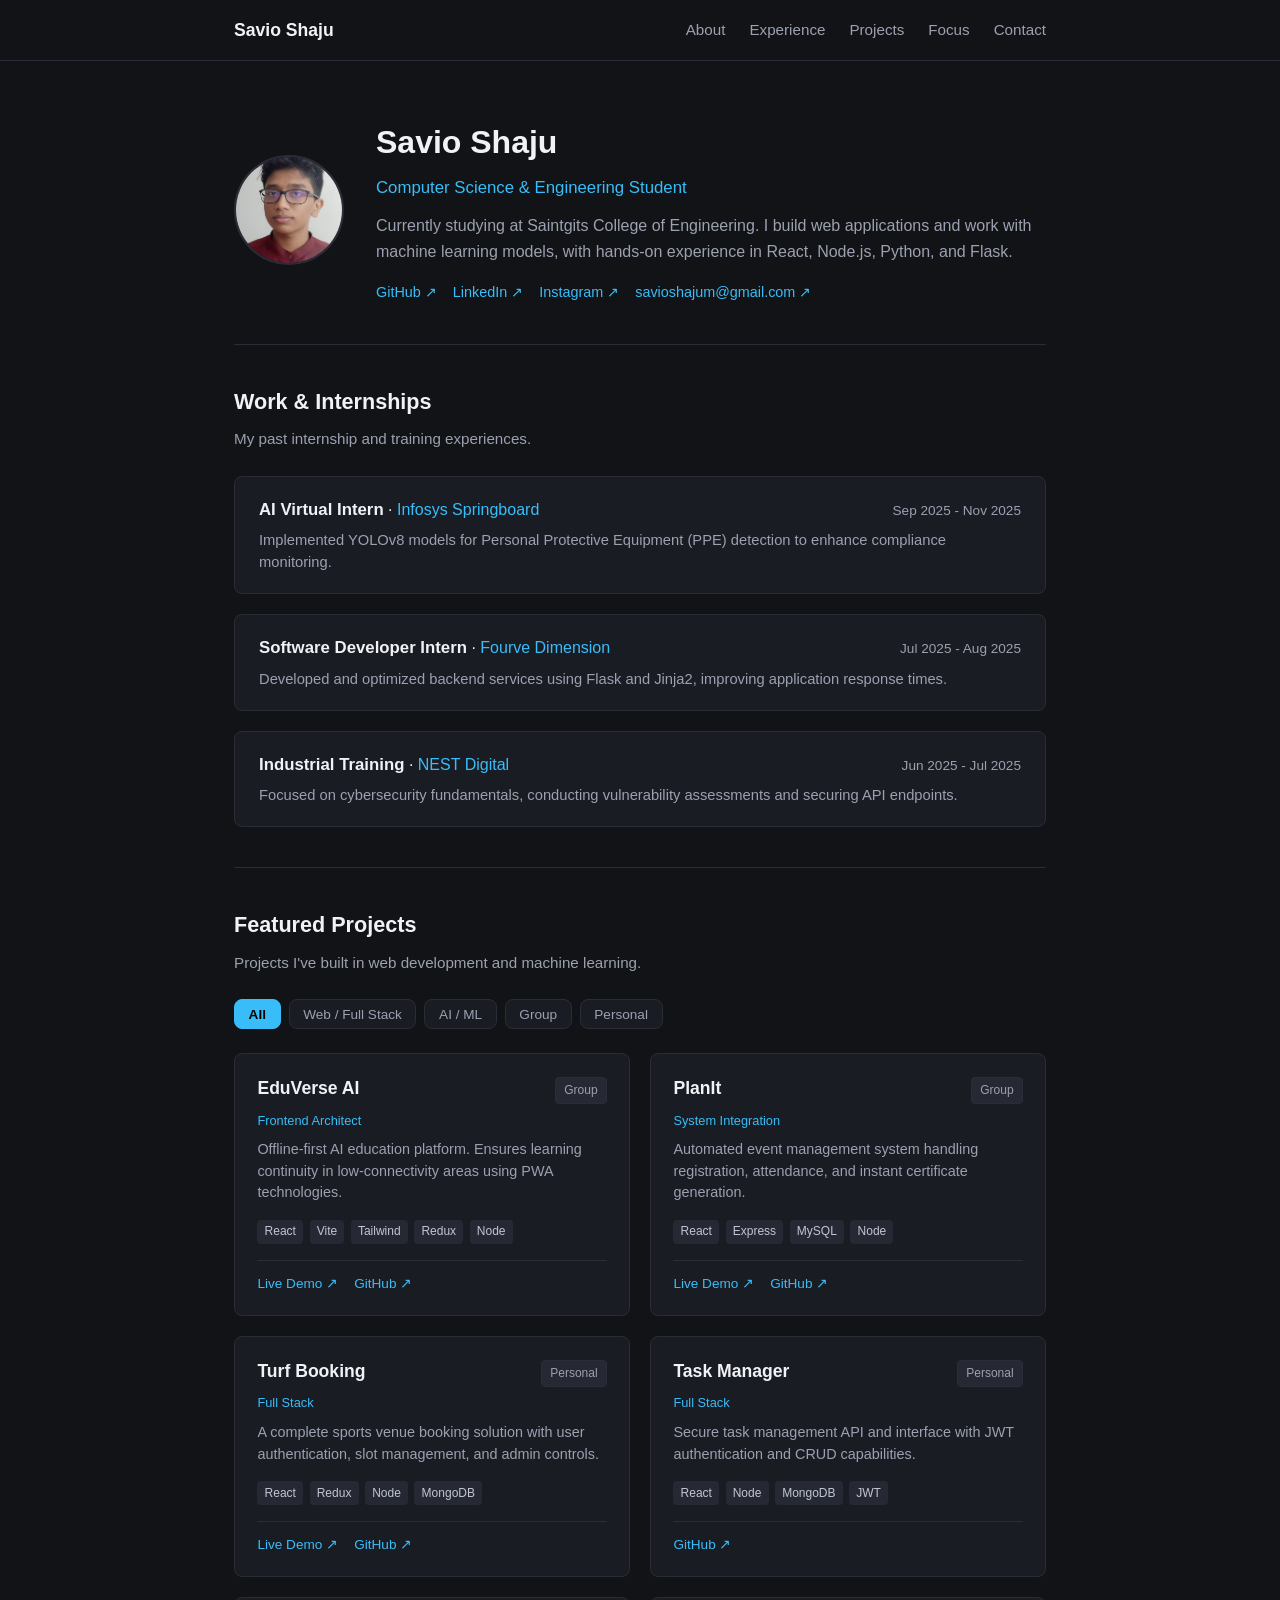
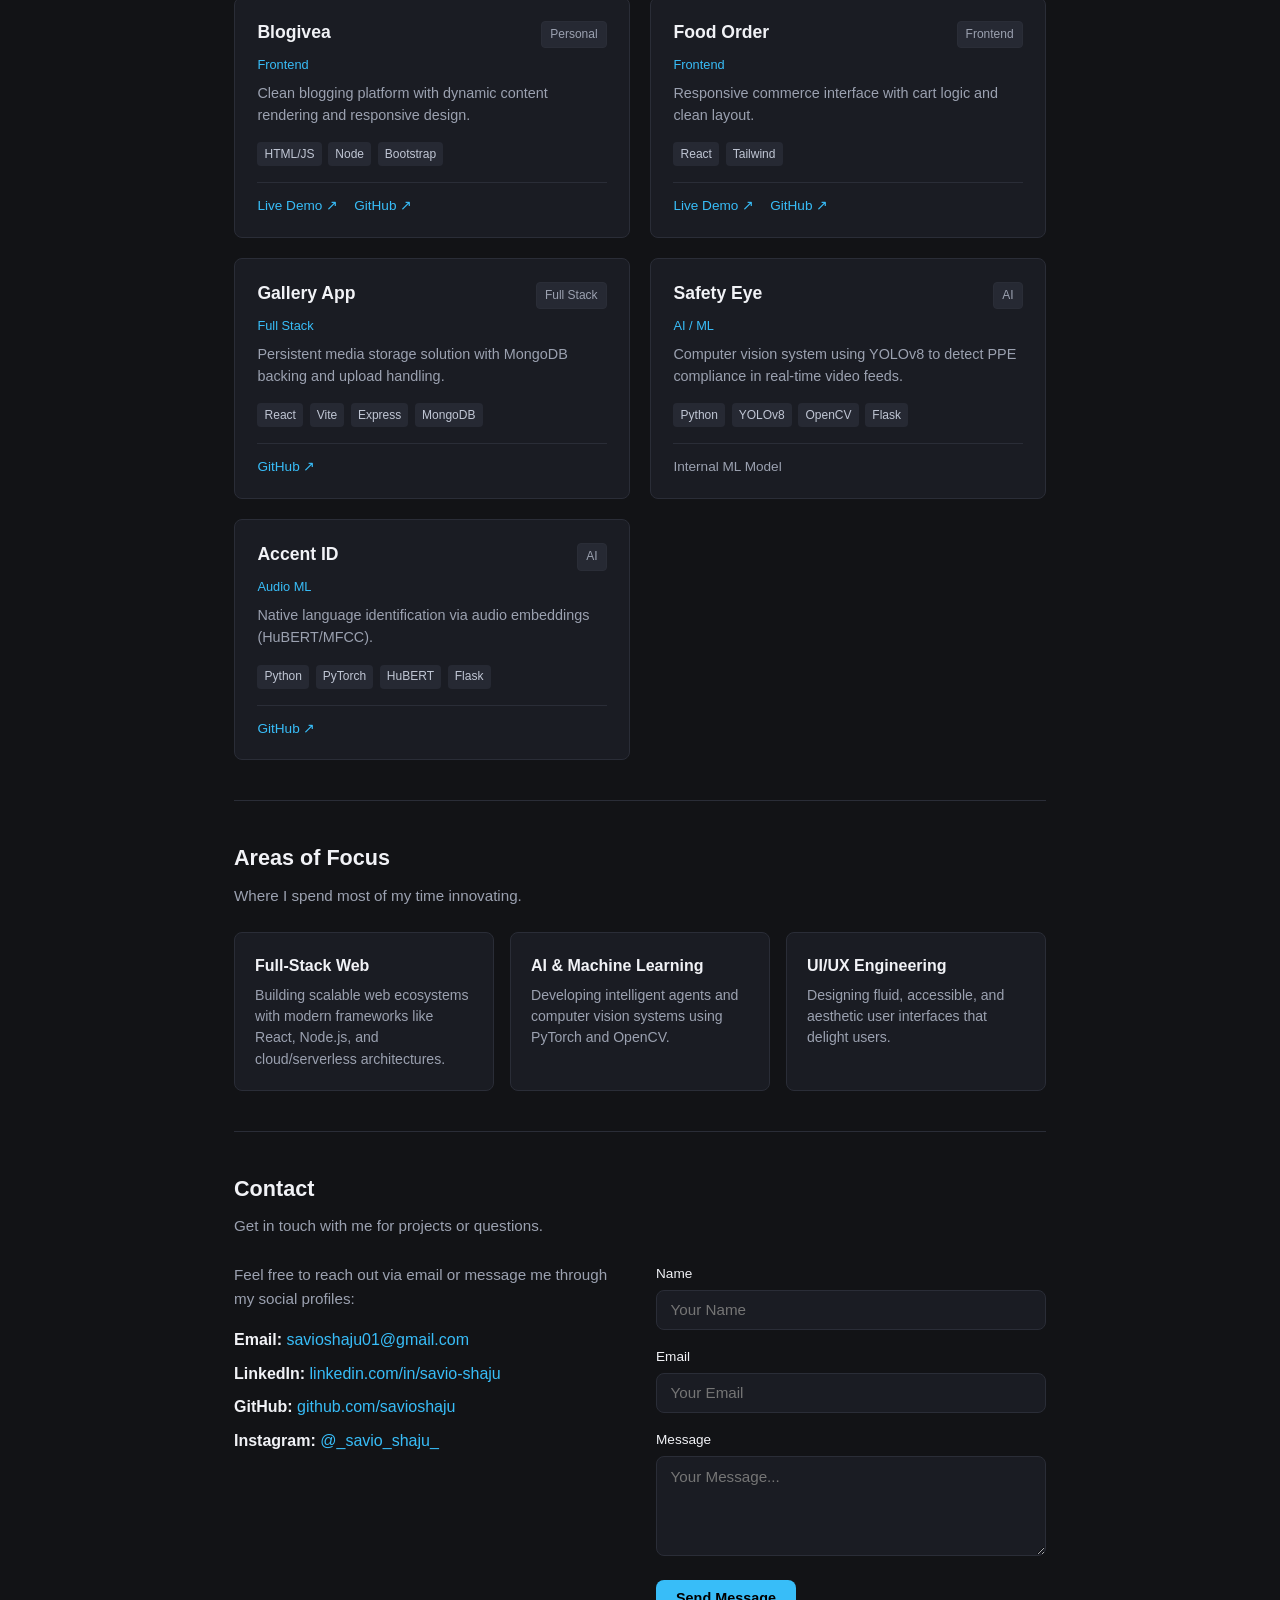
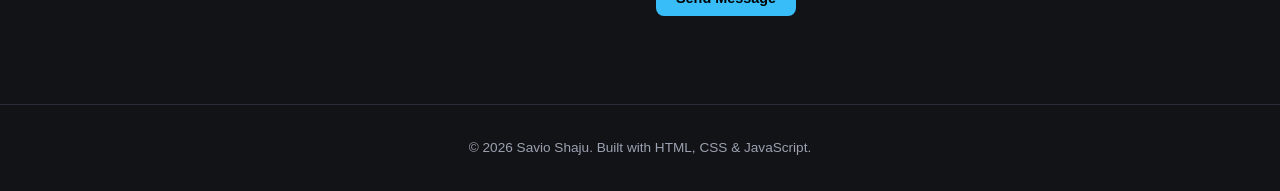
<file: index.html>
<!DOCTYPE html>
<html lang="en">
<head>
    <meta charset="UTF-8">
    <meta name="viewport" content="width=device-width, initial-scale=1.0">
    <title>Savio Shaju | Portfolio</title>
    <meta name="description" content="Personal portfolio of Savio Shaju, Computer Science student and developer.">
    <link rel="shortcut icon" href="assets/images/savio.jpg" type="image/jpeg">
    <link rel="stylesheet" href="css/style.css">
</head>
<body>

    <!-- Simple Navigation -->
    <header class="site-header">
        <div class="container nav-wrap">
            <a href="index.html" class="nav-title">Savio Shaju</a>
            <nav>
                <ul class="nav-links">
                    <li><a href="#about">About</a></li>
                    <li><a href="#experience">Experience</a></li>
                    <li><a href="#projects">Projects</a></li>
                    <li><a href="#focus">Focus</a></li>
                    <li><a href="#contact">Contact</a></li>
                </ul>
            </nav>
        </div>
    </header>

    <main class="container">
        <!-- Hero / Intro -->
        <section class="hero" id="about">
            <div class="hero-profile">
                <img src="assets/images/savio.jpg" alt="Savio Shaju" class="hero-avatar">
                <div class="hero-bio">
                    <h1>Savio Shaju</h1>
                    <p class="hero-subtitle">Computer Science & Engineering Student</p>
                    <p class="hero-text">
                        Currently studying at Saintgits College of Engineering. I build web applications and work with machine learning models, with hands-on experience in React, Node.js, Python, and Flask.
                    </p>
                    <div class="social-links">
                        <a href="https://github.com/savioshaju" target="_blank" rel="noopener noreferrer">GitHub ↗</a>
                        <a href="https://www.linkedin.com/in/savio-shaju-81058528a/" target="_blank" rel="noopener noreferrer">LinkedIn ↗</a>
                        <a href="https://www.instagram.com/_savio_shaju_?igsh=MTJmYnRza2M5eXIyMg==" target="_blank" rel="noopener noreferrer">Instagram ↗</a>
                        <a href="mailto:savioshajum@gmail.com">savioshajum@gmail.com ↗</a>
                    </div>
                </div>
            </div>
        </section>

        <!-- Experience -->
        <section class="page-section" id="experience">
            <h2 class="section-title">Work & Internships</h2>
            <p class="section-desc">My past internship and training experiences.</p>

            <div class="experience-list">
                <div class="experience-card">
                    <div class="experience-header">
                        <div>
                            <span class="experience-role">AI Virtual Intern</span> · 
                            <span class="experience-company">Infosys Springboard</span>
                        </div>
                        <span class="experience-period">Sep 2025 - Nov 2025</span>
                    </div>
                    <p class="experience-desc">
                        Implemented YOLOv8 models for Personal Protective Equipment (PPE) detection to enhance compliance monitoring.
                    </p>
                </div>

                <div class="experience-card">
                    <div class="experience-header">
                        <div>
                            <span class="experience-role">Software Developer Intern</span> · 
                            <span class="experience-company">Fourve Dimension</span>
                        </div>
                        <span class="experience-period">Jul 2025 - Aug 2025</span>
                    </div>
                    <p class="experience-desc">
                        Developed and optimized backend services using Flask and Jinja2, improving application response times.
                    </p>
                </div>

                <div class="experience-card">
                    <div class="experience-header">
                        <div>
                            <span class="experience-role">Industrial Training</span> · 
                            <span class="experience-company">NEST Digital</span>
                        </div>
                        <span class="experience-period">Jun 2025 - Jul 2025</span>
                    </div>
                    <p class="experience-desc">
                        Focused on cybersecurity fundamentals, conducting vulnerability assessments and securing API endpoints.
                    </p>
                </div>
            </div>
        </section>

        <!-- Projects -->
        <section class="page-section" id="projects">
            <h2 class="section-title">Featured Projects</h2>
            <p class="section-desc">Projects I've built in web development and machine learning.</p>

            <!-- Filters -->
            <div class="project-filters">
                <button class="filter-btn active" data-filter="all">All</button>
                <button class="filter-btn" data-filter="fullstack">Web / Full Stack</button>
                <button class="filter-btn" data-filter="ai">AI / ML</button>
                <button class="filter-btn" data-filter="group">Group</button>
                <button class="filter-btn" data-filter="personal">Personal</button>
            </div>

            <!-- Project Cards Grid -->
            <div class="projects-grid">
                <!-- EduVerse AI -->
                <div class="project-card" data-category="Full Stack" data-role="Frontend Architect" data-type="Group">
                    <div class="project-card-top">
                        <h3 class="project-name">EduVerse AI</h3>
                        <span class="project-tag">Group</span>
                    </div>
                    <p class="project-role-text">Frontend Architect</p>
                    <p class="project-description">
                        Offline-first AI education platform. Ensures learning continuity in low-connectivity areas using PWA technologies.
                    </p>
                    <div class="project-stack">
                        <span class="stack-item">React</span>
                        <span class="stack-item">Vite</span>
                        <span class="stack-item">Tailwind</span>
                        <span class="stack-item">Redux</span>
                        <span class="stack-item">Node</span>
                    </div>
                    <div class="project-links">
                        <a href="https://eduverse-a60j.onrender.com/" target="_blank" rel="noopener noreferrer">Live Demo ↗</a>
                        <a href="https://github.com/rishikesh-babu/EduVerse.git" target="_blank" rel="noopener noreferrer">GitHub ↗</a>
                    </div>
                </div>

                <!-- PlanIt -->
                <div class="project-card" data-category="Full Stack" data-role="System Integration" data-type="Group">
                    <div class="project-card-top">
                        <h3 class="project-name">PlanIt</h3>
                        <span class="project-tag">Group</span>
                    </div>
                    <p class="project-role-text">System Integration</p>
                    <p class="project-description">
                        Automated event management system handling registration, attendance, and instant certificate generation.
                    </p>
                    <div class="project-stack">
                        <span class="stack-item">React</span>
                        <span class="stack-item">Express</span>
                        <span class="stack-item">MySQL</span>
                        <span class="stack-item">Node</span>
                    </div>
                    <div class="project-links">
                        <a href="https://planit-adir.onrender.com/" target="_blank" rel="noopener noreferrer">Live Demo ↗</a>
                        <a href="https://github.com/rishikesh-babu/PlanIt.git" target="_blank" rel="noopener noreferrer">GitHub ↗</a>
                    </div>
                </div>

                <!-- Turf Booking -->
                <div class="project-card" data-category="Full Stack" data-role="Full Stack" data-type="Personal">
                    <div class="project-card-top">
                        <h3 class="project-name">Turf Booking</h3>
                        <span class="project-tag">Personal</span>
                    </div>
                    <p class="project-role-text">Full Stack</p>
                    <p class="project-description">
                        A complete sports venue booking solution with user authentication, slot management, and admin controls.
                    </p>
                    <div class="project-stack">
                        <span class="stack-item">React</span>
                        <span class="stack-item">Redux</span>
                        <span class="stack-item">Node</span>
                        <span class="stack-item">MongoDB</span>
                    </div>
                    <div class="project-links">
                        <a href="https://turf-booking-website-vmb4.vercel.app/" target="_blank" rel="noopener noreferrer">Live Demo ↗</a>
                        <a href="https://github.com/savioshaju/Turf-Booking-Website.git" target="_blank" rel="noopener noreferrer">GitHub ↗</a>
                    </div>
                </div>

                <!-- Task Manager -->
                <div class="project-card" data-category="Full Stack" data-role="Full Stack" data-type="Personal">
                    <div class="project-card-top">
                        <h3 class="project-name">Task Manager</h3>
                        <span class="project-tag">Personal</span>
                    </div>
                    <p class="project-role-text">Full Stack</p>
                    <p class="project-description">
                        Secure task management API and interface with JWT authentication and CRUD capabilities.
                    </p>
                    <div class="project-stack">
                        <span class="stack-item">React</span>
                        <span class="stack-item">Node</span>
                        <span class="stack-item">MongoDB</span>
                        <span class="stack-item">JWT</span>
                    </div>
                    <div class="project-links">
                        <a href="https://github.com/savioshaju/TASK-MANAGER.git" target="_blank" rel="noopener noreferrer">GitHub ↗</a>
                    </div>
                </div>

                <!-- Blogivea -->
                <div class="project-card" data-category="Frontend" data-role="Frontend" data-type="Personal">
                    <div class="project-card-top">
                        <h3 class="project-name">Blogivea</h3>
                        <span class="project-tag">Personal</span>
                    </div>
                    <p class="project-role-text">Frontend</p>
                    <p class="project-description">
                        Clean blogging platform with dynamic content rendering and responsive design.
                    </p>
                    <div class="project-stack">
                        <span class="stack-item">HTML/JS</span>
                        <span class="stack-item">Node</span>
                        <span class="stack-item">Bootstrap</span>
                    </div>
                    <div class="project-links">
                        <a href="https://savioshaju.github.io/Blogivea/" target="_blank" rel="noopener noreferrer">Live Demo ↗</a>
                        <a href="https://github.com/savioshaju/Blogivea.git" target="_blank" rel="noopener noreferrer">GitHub ↗</a>
                    </div>
                </div>

                <!-- Food Order -->
                <div class="project-card" data-category="Frontend" data-role="Frontend" data-type="Personal">
                    <div class="project-card-top">
                        <h3 class="project-name">Food Order</h3>
                        <span class="project-tag">Frontend</span>
                    </div>
                    <p class="project-role-text">Frontend</p>
                    <p class="project-description">
                        Responsive commerce interface with cart logic and clean layout.
                    </p>
                    <div class="project-stack">
                        <span class="stack-item">React</span>
                        <span class="stack-item">Tailwind</span>
                    </div>
                    <div class="project-links">
                        <a href="https://food-order-website-swart.vercel.app/" target="_blank" rel="noopener noreferrer">Live Demo ↗</a>
                        <a href="https://github.com/savioshaju/Food_order_website.git" target="_blank" rel="noopener noreferrer">GitHub ↗</a>
                    </div>
                </div>

                <!-- Gallery App -->
                <div class="project-card" data-category="Full Stack" data-role="Full Stack" data-type="Personal">
                    <div class="project-card-top">
                        <h3 class="project-name">Gallery App</h3>
                        <span class="project-tag">Full Stack</span>
                    </div>
                    <p class="project-role-text">Full Stack</p>
                    <p class="project-description">
                        Persistent media storage solution with MongoDB backing and upload handling.
                    </p>
                    <div class="project-stack">
                        <span class="stack-item">React</span>
                        <span class="stack-item">Vite</span>
                        <span class="stack-item">Express</span>
                        <span class="stack-item">MongoDB</span>
                    </div>
                    <div class="project-links">
                        <a href="https://github.com/savioshaju/Gallery-Fourve-Internship.git" target="_blank" rel="noopener noreferrer">GitHub ↗</a>
                    </div>
                </div>

                <!-- Safety Eye -->
                <div class="project-card" data-category="AI" data-role="AI / ML" data-type="AI">
                    <div class="project-card-top">
                        <h3 class="project-name">Safety Eye</h3>
                        <span class="project-tag">AI</span>
                    </div>
                    <p class="project-role-text">AI / ML</p>
                    <p class="project-description">
                        Computer vision system using YOLOv8 to detect PPE compliance in real-time video feeds.
                    </p>
                    <div class="project-stack">
                        <span class="stack-item">Python</span>
                        <span class="stack-item">YOLOv8</span>
                        <span class="stack-item">OpenCV</span>
                        <span class="stack-item">Flask</span>
                    </div>
                    <div class="project-links">
                        <span style="color: var(--text-muted); font-size: 0.85rem;">Internal ML Model</span>
                    </div>
                </div>

                <!-- Accent ID -->
                <div class="project-card" data-category="AI" data-role="Audio ML" data-type="AI">
                    <div class="project-card-top">
                        <h3 class="project-name">Accent ID</h3>
                        <span class="project-tag">AI</span>
                    </div>
                    <p class="project-role-text">Audio ML</p>
                    <p class="project-description">
                        Native language identification via audio embeddings (HuBERT/MFCC).
                    </p>
                    <div class="project-stack">
                        <span class="stack-item">Python</span>
                        <span class="stack-item">PyTorch</span>
                        <span class="stack-item">HuBERT</span>
                        <span class="stack-item">Flask</span>
                    </div>
                    <div class="project-links">
                        <a href="https://github.com/savioshaju/IIIT-H-.git" target="_blank" rel="noopener noreferrer">GitHub ↗</a>
                    </div>
                </div>
            </div>
        </section>

        <!-- Areas of Focus / Interests -->
        <section class="page-section" id="focus">
            <h2 class="section-title">Areas of Focus</h2>
            <p class="section-desc">Where I spend most of my time innovating.</p>

            <div class="focus-grid">
                <div class="focus-card">
                    <h3>Full-Stack Web</h3>
                    <p>Building scalable web ecosystems with modern frameworks like React, Node.js, and cloud/serverless architectures.</p>
                </div>
                <div class="focus-card">
                    <h3>AI & Machine Learning</h3>
                    <p>Developing intelligent agents and computer vision systems using PyTorch and OpenCV.</p>
                </div>
                <div class="focus-card">
                    <h3>UI/UX Engineering</h3>
                    <p>Designing fluid, accessible, and aesthetic user interfaces that delight users.</p>
                </div>
            </div>
        </section>

        <!-- Contact Section -->
        <section class="page-section" id="contact">
            <h2 class="section-title">Contact</h2>
            <p class="section-desc">Get in touch with me for projects or questions.</p>

            <div class="contact-layout">
                <div class="contact-info">
                    <p>Feel free to reach out via email or message me through my social profiles:</p>
                    <ul>
                        <li><strong>Email:</strong> <a href="mailto:savioshaju01@gmail.com">savioshaju01@gmail.com</a></li>
                        <li><strong>LinkedIn:</strong> <a href="https://www.linkedin.com/in/savio-shaju-81058528a/" target="_blank" rel="noopener noreferrer">linkedin.com/in/savio-shaju</a></li>
                        <li><strong>GitHub:</strong> <a href="https://github.com/savioshaju" target="_blank" rel="noopener noreferrer">github.com/savioshaju</a></li>
                        <li><strong>Instagram:</strong> <a href="https://www.instagram.com/_savio_shaju_?igsh=MTJmYnRza2M5eXIyMg==" target="_blank" rel="noopener noreferrer">@_savio_shaju_</a></li>
                    </ul>
                </div>

                <div>
                    <div id="form-alert" class="form-alert">
                        Thank you! Your message has been sent.
                    </div>
                    <form id="contact-form" class="contact-form">
                        <div class="form-group">
                            <label for="name">Name</label>
                            <input type="text" id="name" name="name" placeholder="Your Name" required>
                        </div>
                        <div class="form-group">
                            <label for="email">Email</label>
                            <input type="email" id="email" name="email" placeholder="Your Email" required>
                        </div>
                        <div class="form-group">
                            <label for="message">Message</label>
                            <textarea id="message" name="message" placeholder="Your Message..." required></textarea>
                        </div>
                        <button type="submit" class="btn-submit">Send Message</button>
                    </form>
                </div>
            </div>
        </section>
    </main>

    <!-- Simple Footer -->
    <footer class="site-footer">
        <div class="container">
            <p>&copy; <span id="year">2026</span> Savio Shaju. Built with HTML, CSS & JavaScript.</p>
        </div>
    </footer>

    <!-- Clean, simple JS -->
    <script src="js/main.js"></script>
</body>
</html>
</file>
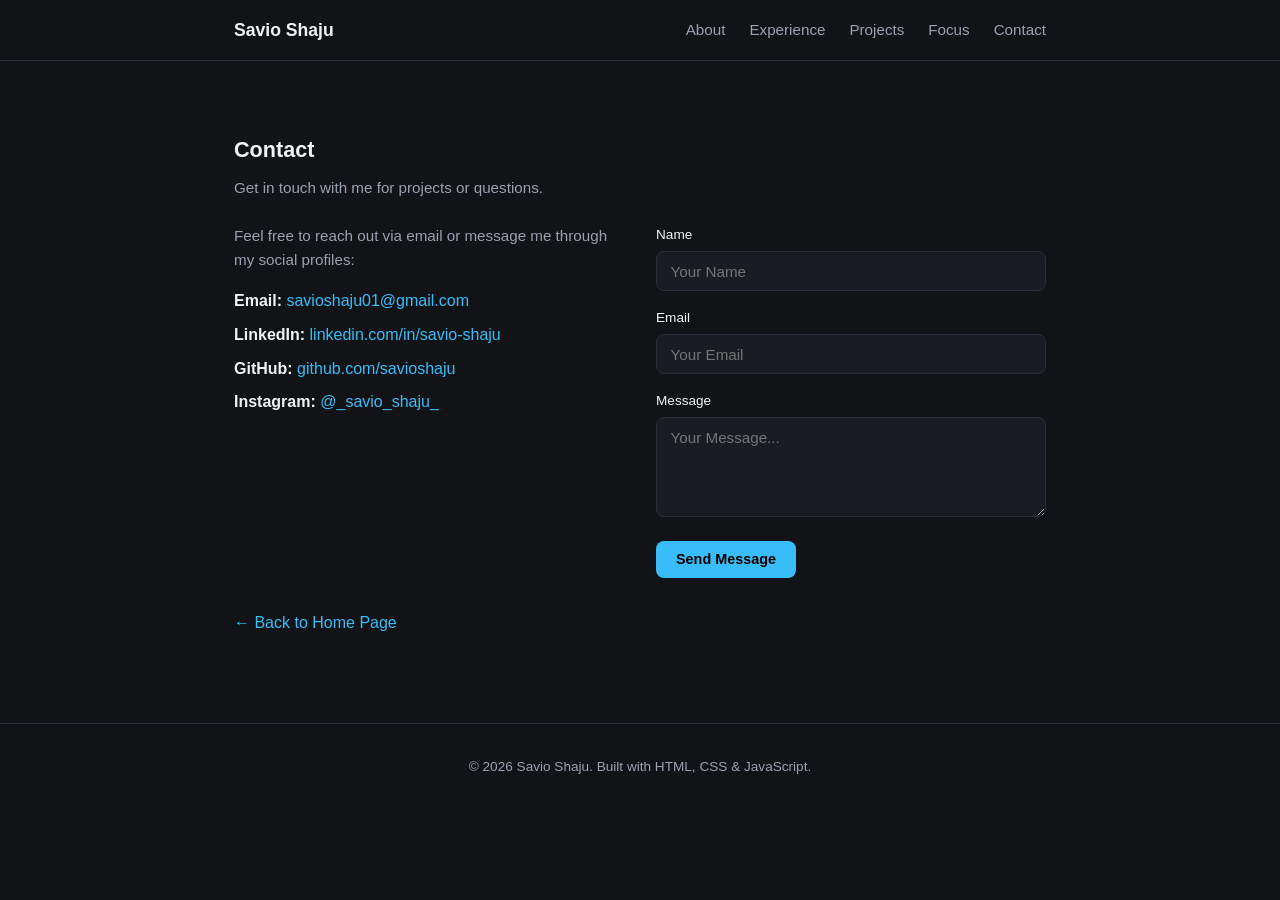
<file: Contact.html>
<!DOCTYPE html>
<html lang="en">
<head>
    <meta charset="UTF-8">
    <meta name="viewport" content="width=device-width, initial-scale=1.0">
    <title>Contact | Savio Shaju</title>
    <link rel="shortcut icon" href="assets/images/savio.jpg" type="image/jpeg">
    <link rel="stylesheet" href="css/style.css">
</head>
<body>

    <header class="site-header">
        <div class="container nav-wrap">
            <a href="index.html" class="nav-title">Savio Shaju</a>
            <nav>
                <ul class="nav-links">
                    <li><a href="index.html#about">About</a></li>
                    <li><a href="index.html#experience">Experience</a></li>
                    <li><a href="Projects.html">Projects</a></li>
                    <li><a href="index.html#focus">Focus</a></li>
                    <li><a href="Contact.html">Contact</a></li>
                </ul>
            </nav>
        </div>
    </header>

    <main class="container" style="padding-top: 2rem;">
        <section class="page-section" style="border-top: none;">
            <h1 class="section-title">Contact</h1>
            <p class="section-desc">Get in touch with me for projects or questions.</p>

            <div class="contact-layout">
                <div class="contact-info">
                    <p>Feel free to reach out via email or message me through my social profiles:</p>
                    <ul>
                        <li><strong>Email:</strong> <a href="mailto:savioshaju01@gmail.com">savioshaju01@gmail.com</a></li>
                        <li><strong>LinkedIn:</strong> <a href="https://www.linkedin.com/in/savio-shaju-81058528a/" target="_blank" rel="noopener noreferrer">linkedin.com/in/savio-shaju</a></li>
                        <li><strong>GitHub:</strong> <a href="https://github.com/savioshaju" target="_blank" rel="noopener noreferrer">github.com/savioshaju</a></li>
                        <li><strong>Instagram:</strong> <a href="https://www.instagram.com/_savio_shaju_?igsh=MTJmYnRza2M5eXIyMg==" target="_blank" rel="noopener noreferrer">@_savio_shaju_</a></li>
                    </ul>
                </div>

                <div>
                    <div id="form-alert" class="form-alert">
                        Thank you! Your message has been sent.
                    </div>
                    <form id="contact-form" class="contact-form">
                        <div class="form-group">
                            <label for="name">Name</label>
                            <input type="text" id="name" name="name" placeholder="Your Name" required>
                        </div>
                        <div class="form-group">
                            <label for="email">Email</label>
                            <input type="email" id="email" name="email" placeholder="Your Email" required>
                        </div>
                        <div class="form-group">
                            <label for="message">Message</label>
                            <textarea id="message" name="message" placeholder="Your Message..." required></textarea>
                        </div>
                        <button type="submit" class="btn-submit">Send Message</button>
                    </form>
                </div>
            </div>

            <p style="margin-top: 2rem;"><a href="index.html">← Back to Home Page</a></p>
        </section>
    </main>

    <footer class="site-footer">
        <div class="container">
            <p>&copy; <span id="year">2026</span> Savio Shaju. Built with HTML, CSS & JavaScript.</p>
        </div>
    </footer>

    <script src="js/main.js"></script>
</body>
</html>
</file>
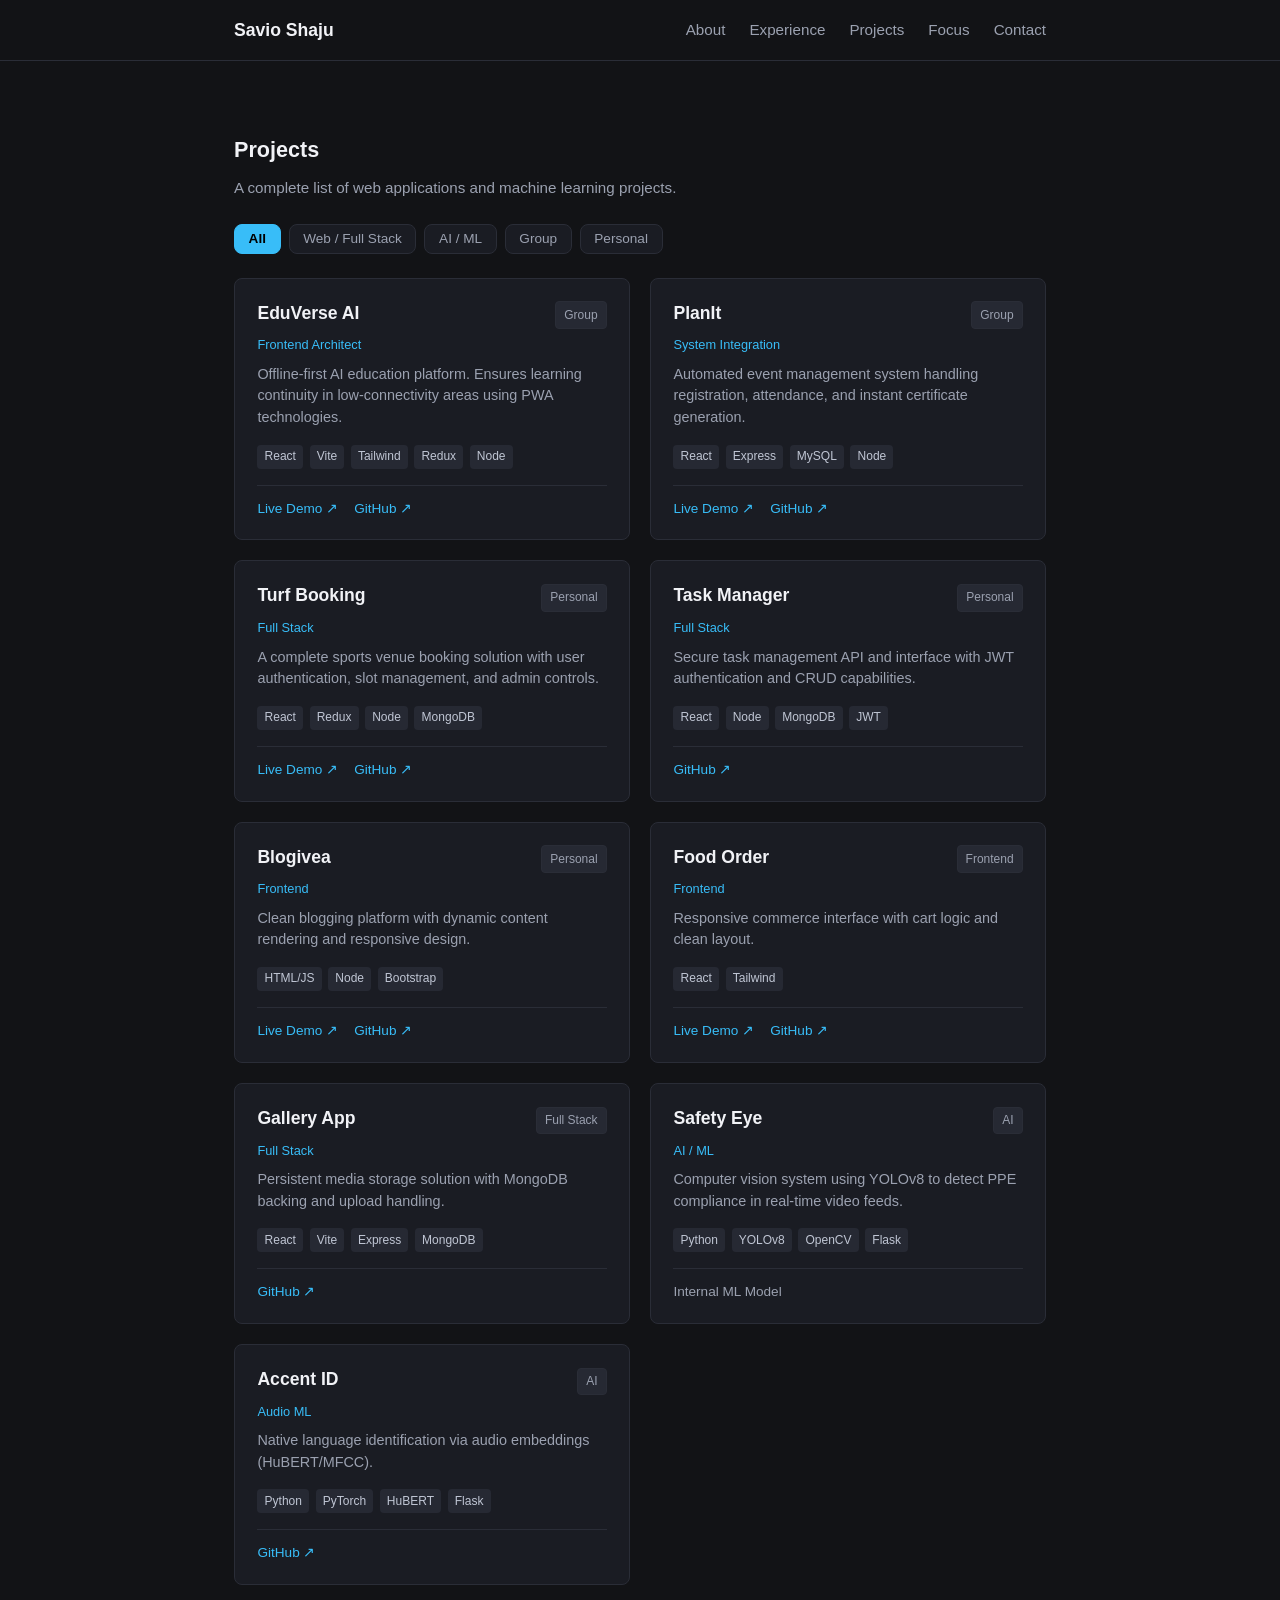
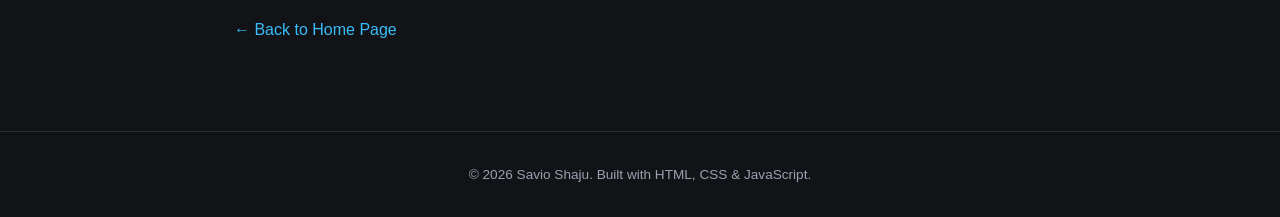
<file: Projects.html>
<!DOCTYPE html>
<html lang="en">
<head>
    <meta charset="UTF-8">
    <meta name="viewport" content="width=device-width, initial-scale=1.0">
    <title>Projects | Savio Shaju</title>
    <link rel="shortcut icon" href="assets/images/savio.jpg" type="image/jpeg">
    <link rel="stylesheet" href="css/style.css">
</head>
<body>

    <header class="site-header">
        <div class="container nav-wrap">
            <a href="index.html" class="nav-title">Savio Shaju</a>
            <nav>
                <ul class="nav-links">
                    <li><a href="index.html#about">About</a></li>
                    <li><a href="index.html#experience">Experience</a></li>
                    <li><a href="index.html#projects">Projects</a></li>
                    <li><a href="index.html#focus">Focus</a></li>
                    <li><a href="index.html#contact">Contact</a></li>
                </ul>
            </nav>
        </div>
    </header>

    <main class="container" style="padding-top: 2rem;">
        <section class="page-section" style="border-top: none;">
            <h1 class="section-title">Projects</h1>
            <p class="section-desc">A complete list of web applications and machine learning projects.</p>

            <div class="project-filters">
                <button class="filter-btn active" data-filter="all">All</button>
                <button class="filter-btn" data-filter="fullstack">Web / Full Stack</button>
                <button class="filter-btn" data-filter="ai">AI / ML</button>
                <button class="filter-btn" data-filter="group">Group</button>
                <button class="filter-btn" data-filter="personal">Personal</button>
            </div>

            <div class="projects-grid">
                <!-- EduVerse AI -->
                <div class="project-card" data-category="Full Stack" data-role="Frontend Architect" data-type="Group">
                    <div class="project-card-top">
                        <h3 class="project-name">EduVerse AI</h3>
                        <span class="project-tag">Group</span>
                    </div>
                    <p class="project-role-text">Frontend Architect</p>
                    <p class="project-description">
                        Offline-first AI education platform. Ensures learning continuity in low-connectivity areas using PWA technologies.
                    </p>
                    <div class="project-stack">
                        <span class="stack-item">React</span>
                        <span class="stack-item">Vite</span>
                        <span class="stack-item">Tailwind</span>
                        <span class="stack-item">Redux</span>
                        <span class="stack-item">Node</span>
                    </div>
                    <div class="project-links">
                        <a href="https://eduverse-a60j.onrender.com/" target="_blank" rel="noopener noreferrer">Live Demo ↗</a>
                        <a href="https://github.com/rishikesh-babu/EduVerse.git" target="_blank" rel="noopener noreferrer">GitHub ↗</a>
                    </div>
                </div>

                <!-- PlanIt -->
                <div class="project-card" data-category="Full Stack" data-role="System Integration" data-type="Group">
                    <div class="project-card-top">
                        <h3 class="project-name">PlanIt</h3>
                        <span class="project-tag">Group</span>
                    </div>
                    <p class="project-role-text">System Integration</p>
                    <p class="project-description">
                        Automated event management system handling registration, attendance, and instant certificate generation.
                    </p>
                    <div class="project-stack">
                        <span class="stack-item">React</span>
                        <span class="stack-item">Express</span>
                        <span class="stack-item">MySQL</span>
                        <span class="stack-item">Node</span>
                    </div>
                    <div class="project-links">
                        <a href="https://planit-adir.onrender.com/" target="_blank" rel="noopener noreferrer">Live Demo ↗</a>
                        <a href="https://github.com/rishikesh-babu/PlanIt.git" target="_blank" rel="noopener noreferrer">GitHub ↗</a>
                    </div>
                </div>

                <!-- Turf Booking -->
                <div class="project-card" data-category="Full Stack" data-role="Full Stack" data-type="Personal">
                    <div class="project-card-top">
                        <h3 class="project-name">Turf Booking</h3>
                        <span class="project-tag">Personal</span>
                    </div>
                    <p class="project-role-text">Full Stack</p>
                    <p class="project-description">
                        A complete sports venue booking solution with user authentication, slot management, and admin controls.
                    </p>
                    <div class="project-stack">
                        <span class="stack-item">React</span>
                        <span class="stack-item">Redux</span>
                        <span class="stack-item">Node</span>
                        <span class="stack-item">MongoDB</span>
                    </div>
                    <div class="project-links">
                        <a href="https://turf-booking-website-vmb4.vercel.app/" target="_blank" rel="noopener noreferrer">Live Demo ↗</a>
                        <a href="https://github.com/savioshaju/Turf-Booking-Website.git" target="_blank" rel="noopener noreferrer">GitHub ↗</a>
                    </div>
                </div>

                <!-- Task Manager -->
                <div class="project-card" data-category="Full Stack" data-role="Full Stack" data-type="Personal">
                    <div class="project-card-top">
                        <h3 class="project-name">Task Manager</h3>
                        <span class="project-tag">Personal</span>
                    </div>
                    <p class="project-role-text">Full Stack</p>
                    <p class="project-description">
                        Secure task management API and interface with JWT authentication and CRUD capabilities.
                    </p>
                    <div class="project-stack">
                        <span class="stack-item">React</span>
                        <span class="stack-item">Node</span>
                        <span class="stack-item">MongoDB</span>
                        <span class="stack-item">JWT</span>
                    </div>
                    <div class="project-links">
                        <a href="https://github.com/savioshaju/TASK-MANAGER.git" target="_blank" rel="noopener noreferrer">GitHub ↗</a>
                    </div>
                </div>

                <!-- Blogivea -->
                <div class="project-card" data-category="Frontend" data-role="Frontend" data-type="Personal">
                    <div class="project-card-top">
                        <h3 class="project-name">Blogivea</h3>
                        <span class="project-tag">Personal</span>
                    </div>
                    <p class="project-role-text">Frontend</p>
                    <p class="project-description">
                        Clean blogging platform with dynamic content rendering and responsive design.
                    </p>
                    <div class="project-stack">
                        <span class="stack-item">HTML/JS</span>
                        <span class="stack-item">Node</span>
                        <span class="stack-item">Bootstrap</span>
                    </div>
                    <div class="project-links">
                        <a href="https://savioshaju.github.io/Blogivea/" target="_blank" rel="noopener noreferrer">Live Demo ↗</a>
                        <a href="https://github.com/savioshaju/Blogivea.git" target="_blank" rel="noopener noreferrer">GitHub ↗</a>
                    </div>
                </div>

                <!-- Food Order -->
                <div class="project-card" data-category="Frontend" data-role="Frontend" data-type="Personal">
                    <div class="project-card-top">
                        <h3 class="project-name">Food Order</h3>
                        <span class="project-tag">Frontend</span>
                    </div>
                    <p class="project-role-text">Frontend</p>
                    <p class="project-description">
                        Responsive commerce interface with cart logic and clean layout.
                    </p>
                    <div class="project-stack">
                        <span class="stack-item">React</span>
                        <span class="stack-item">Tailwind</span>
                    </div>
                    <div class="project-links">
                        <a href="https://food-order-website-swart.vercel.app/" target="_blank" rel="noopener noreferrer">Live Demo ↗</a>
                        <a href="https://github.com/savioshaju/Food_order_website.git" target="_blank" rel="noopener noreferrer">GitHub ↗</a>
                    </div>
                </div>

                <!-- Gallery App -->
                <div class="project-card" data-category="Full Stack" data-role="Full Stack" data-type="Personal">
                    <div class="project-card-top">
                        <h3 class="project-name">Gallery App</h3>
                        <span class="project-tag">Full Stack</span>
                    </div>
                    <p class="project-role-text">Full Stack</p>
                    <p class="project-description">
                        Persistent media storage solution with MongoDB backing and upload handling.
                    </p>
                    <div class="project-stack">
                        <span class="stack-item">React</span>
                        <span class="stack-item">Vite</span>
                        <span class="stack-item">Express</span>
                        <span class="stack-item">MongoDB</span>
                    </div>
                    <div class="project-links">
                        <a href="https://github.com/savioshaju/Gallery-Fourve-Internship.git" target="_blank" rel="noopener noreferrer">GitHub ↗</a>
                    </div>
                </div>

                <!-- Safety Eye -->
                <div class="project-card" data-category="AI" data-role="AI / ML" data-type="AI">
                    <div class="project-card-top">
                        <h3 class="project-name">Safety Eye</h3>
                        <span class="project-tag">AI</span>
                    </div>
                    <p class="project-role-text">AI / ML</p>
                    <p class="project-description">
                        Computer vision system using YOLOv8 to detect PPE compliance in real-time video feeds.
                    </p>
                    <div class="project-stack">
                        <span class="stack-item">Python</span>
                        <span class="stack-item">YOLOv8</span>
                        <span class="stack-item">OpenCV</span>
                        <span class="stack-item">Flask</span>
                    </div>
                    <div class="project-links">
                        <span style="color: var(--text-muted); font-size: 0.85rem;">Internal ML Model</span>
                    </div>
                </div>

                <!-- Accent ID -->
                <div class="project-card" data-category="AI" data-role="Audio ML" data-type="AI">
                    <div class="project-card-top">
                        <h3 class="project-name">Accent ID</h3>
                        <span class="project-tag">AI</span>
                    </div>
                    <p class="project-role-text">Audio ML</p>
                    <p class="project-description">
                        Native language identification via audio embeddings (HuBERT/MFCC).
                    </p>
                    <div class="project-stack">
                        <span class="stack-item">Python</span>
                        <span class="stack-item">PyTorch</span>
                        <span class="stack-item">HuBERT</span>
                        <span class="stack-item">Flask</span>
                    </div>
                    <div class="project-links">
                        <a href="https://github.com/savioshaju/IIIT-H-.git" target="_blank" rel="noopener noreferrer">GitHub ↗</a>
                    </div>
                </div>
            </div>

            <p style="margin-top: 2rem;"><a href="index.html">← Back to Home Page</a></p>
        </section>
    </main>

    <footer class="site-footer">
        <div class="container">
            <p>&copy; <span id="year">2026</span> Savio Shaju. Built with HTML, CSS & JavaScript.</p>
        </div>
    </footer>

    <script src="js/main.js"></script>
</body>
</html>
</file>
<file: css/style.css>
/* =========================================================
   SAVIO SHAJU - SIMPLE & CLEAN DEVELOPER PORTFOLIO
   Minimalist, fast, and easy to read (Pure HTML + CSS + JS)
   ========================================================= */

:root {
  --bg: #121316;
  --bg-card: #1a1c23;
  --bg-card-hover: #22252e;
  --border: #2a2d37;
  --text-main: #f1f2f6;
  --text-muted: #9ba1b0;
  --accent: #38bdf8;
  --accent-hover: #0284c7;
  --tag-bg: #262933;
  --radius: 8px;
  --font-family: -apple-system, BlinkMacSystemFont, "Segoe UI", Roboto, Helvetica, Arial, sans-serif;
}

* {
  box-sizing: border-box;
  margin: 0;
  padding: 0;
}

html {
  scroll-behavior: smooth;
}

body {
  background-color: var(--bg);
  color: var(--text-main);
  font-family: var(--font-family);
  font-size: 16px;
  line-height: 1.6;
  padding: 0;
  margin: 0;
}

a {
  color: var(--accent);
  text-decoration: none;
  transition: color 0.15s ease;
}

a:hover {
  color: var(--accent-hover);
  text-decoration: underline;
}

.container {
  max-width: 860px;
  margin: 0 auto;
  padding: 0 1.5rem;
}

/* Header & Nav */
header.site-header {
  border-bottom: 1px solid var(--border);
  background: var(--bg);
  position: sticky;
  top: 0;
  z-index: 50;
}

.nav-wrap {
  display: flex;
  justify-content: space-between;
  align-items: center;
  height: 60px;
}

.nav-title {
  font-weight: 700;
  font-size: 1.1rem;
  color: var(--text-main);
  text-decoration: none;
}

.nav-links {
  display: flex;
  gap: 1.5rem;
  list-style: none;
}

.nav-links a {
  color: var(--text-muted);
  font-size: 0.95rem;
  text-decoration: none;
}

.nav-links a:hover {
  color: var(--text-main);
}

/* Hero Section */
.hero {
  padding: 3.5rem 0 2.5rem;
}

.hero-profile {
  display: flex;
  align-items: center;
  gap: 2rem;
}

.hero-avatar {
  width: 110px;
  height: 110px;
  border-radius: 50%;
  object-fit: cover;
  border: 2px solid var(--border);
  flex-shrink: 0;
}

.hero-bio h1 {
  font-size: 2rem;
  margin-bottom: 0.4rem;
  color: var(--text-main);
}

.hero-subtitle {
  color: var(--accent);
  font-size: 1.05rem;
  font-weight: 500;
  margin-bottom: 0.75rem;
}

.hero-text {
  color: var(--text-muted);
  font-size: 1rem;
  line-height: 1.6;
  margin-bottom: 1rem;
}

.social-links {
  display: flex;
  gap: 1rem;
  flex-wrap: wrap;
  font-size: 0.9rem;
}

/* Sections */
section.page-section {
  padding: 2.5rem 0;
  border-top: 1px solid var(--border);
}

.section-title {
  font-size: 1.35rem;
  font-weight: 700;
  margin-bottom: 0.5rem;
  color: var(--text-main);
}

.section-desc {
  color: var(--text-muted);
  font-size: 0.95rem;
  margin-bottom: 1.5rem;
}

/* Experience */
.experience-list {
  display: flex;
  flex-direction: column;
  gap: 1.25rem;
}

.experience-card {
  background: var(--bg-card);
  border: 1px solid var(--border);
  border-radius: var(--radius);
  padding: 1.25rem 1.5rem;
}

.experience-header {
  display: flex;
  justify-content: space-between;
  align-items: baseline;
  flex-wrap: wrap;
  gap: 0.5rem;
  margin-bottom: 0.35rem;
}

.experience-role {
  font-size: 1.05rem;
  font-weight: 600;
  color: var(--text-main);
}

.experience-company {
  color: var(--accent);
  font-weight: 500;
}

.experience-period {
  font-size: 0.85rem;
  color: var(--text-muted);
}

.experience-desc {
  color: var(--text-muted);
  font-size: 0.92rem;
  line-height: 1.5;
}

/* Projects */
.project-filters {
  display: flex;
  gap: 0.5rem;
  flex-wrap: wrap;
  margin-bottom: 1.5rem;
}

.filter-btn {
  background: var(--bg-card);
  border: 1px solid var(--border);
  color: var(--text-muted);
  padding: 0.4rem 0.85rem;
  border-radius: var(--radius);
  font-size: 0.85rem;
  cursor: pointer;
  font-family: inherit;
  transition: all 0.15s ease;
}

.filter-btn:hover {
  background: var(--bg-card-hover);
  color: var(--text-main);
}

.filter-btn.active {
  background: var(--accent);
  color: #000;
  border-color: var(--accent);
  font-weight: 600;
}

.projects-grid {
  display: grid;
  grid-template-columns: repeat(auto-fill, minmax(360px, 1fr));
  gap: 1.25rem;
}

.project-card {
  background: var(--bg-card);
  border: 1px solid var(--border);
  border-radius: var(--radius);
  padding: 1.25rem 1.4rem;
  display: flex;
  flex-direction: column;
  transition: border-color 0.15s ease, background 0.15s ease;
}

.project-card:hover {
  border-color: #3f4452;
  background: var(--bg-card-hover);
}

.project-card-top {
  display: flex;
  justify-content: space-between;
  align-items: baseline;
  margin-bottom: 0.4rem;
}

.project-name {
  font-size: 1.1rem;
  font-weight: 600;
  color: var(--text-main);
}

.project-tag {
  font-size: 0.75rem;
  background: var(--tag-bg);
  border: 1px solid var(--border);
  color: var(--text-muted);
  padding: 0.2rem 0.5rem;
  border-radius: 4px;
}

.project-role-text {
  font-size: 0.8rem;
  color: var(--accent);
  margin-bottom: 0.5rem;
  font-weight: 500;
}

.project-description {
  color: var(--text-muted);
  font-size: 0.9rem;
  line-height: 1.5;
  margin-bottom: 1rem;
  flex-grow: 1;
}

.project-stack {
  display: flex;
  flex-wrap: wrap;
  gap: 0.4rem;
  margin-bottom: 1rem;
}

.stack-item {
  font-size: 0.75rem;
  color: #c0c6d4;
  background: var(--tag-bg);
  padding: 0.15rem 0.45rem;
  border-radius: 4px;
}

.project-links {
  display: flex;
  gap: 1rem;
  font-size: 0.85rem;
  padding-top: 0.75rem;
  border-top: 1px solid var(--border);
}

/* Areas of Focus */
.focus-grid {
  display: grid;
  grid-template-columns: repeat(auto-fit, minmax(240px, 1fr));
  gap: 1rem;
}

.focus-card {
  background: var(--bg-card);
  border: 1px solid var(--border);
  border-radius: var(--radius);
  padding: 1.25rem;
}

.focus-card h3 {
  font-size: 1rem;
  margin-bottom: 0.4rem;
  color: var(--text-main);
}

.focus-card p {
  color: var(--text-muted);
  font-size: 0.88rem;
  line-height: 1.5;
}

/* Contact Form */
.contact-layout {
  display: grid;
  grid-template-columns: 1fr 1fr;
  gap: 2rem;
  align-items: start;
}

.contact-info p {
  color: var(--text-muted);
  margin-bottom: 0.75rem;
  font-size: 0.95rem;
}

.contact-info ul {
  list-style: none;
  display: flex;
  flex-direction: column;
  gap: 0.5rem;
  margin-top: 1rem;
}

.contact-form {
  display: flex;
  flex-direction: column;
  gap: 1rem;
}

.form-group label {
  display: block;
  font-size: 0.85rem;
  color: var(--text-main);
  margin-bottom: 0.35rem;
  font-weight: 500;
}

.form-group input,
.form-group textarea {
  width: 100%;
  background: var(--bg-card);
  border: 1px solid var(--border);
  border-radius: var(--radius);
  padding: 0.65rem 0.85rem;
  color: var(--text-main);
  font-family: inherit;
  font-size: 0.95rem;
}

.form-group input:focus,
.form-group textarea:focus {
  outline: none;
  border-color: var(--accent);
}

.form-group textarea {
  resize: vertical;
  min-height: 100px;
}

.btn-submit {
  background: var(--accent);
  color: #000;
  border: none;
  padding: 0.65rem 1.25rem;
  border-radius: var(--radius);
  font-weight: 600;
  font-size: 0.9rem;
  cursor: pointer;
  align-self: flex-start;
  transition: background 0.15s ease;
}

.btn-submit:hover {
  background: var(--accent-hover);
  color: #fff;
}

.form-alert {
  display: none;
  background: #143527;
  color: #4ade80;
  border: 1px solid #166534;
  padding: 0.75rem 1rem;
  border-radius: var(--radius);
  font-size: 0.88rem;
  margin-bottom: 1rem;
}

/* Footer */
footer.site-footer {
  border-top: 1px solid var(--border);
  padding: 2rem 0;
  margin-top: 3rem;
  text-align: center;
  color: var(--text-muted);
  font-size: 0.85rem;
}

/* Responsive */
@media (max-width: 640px) {
  .hero-profile {
    flex-direction: column;
    align-items: flex-start;
    gap: 1.25rem;
  }

  .projects-grid {
    grid-template-columns: 1fr;
  }

  .contact-layout {
    grid-template-columns: 1fr;
    gap: 1.5rem;
  }

  .nav-links {
    gap: 1rem;
  }
}
</file>
